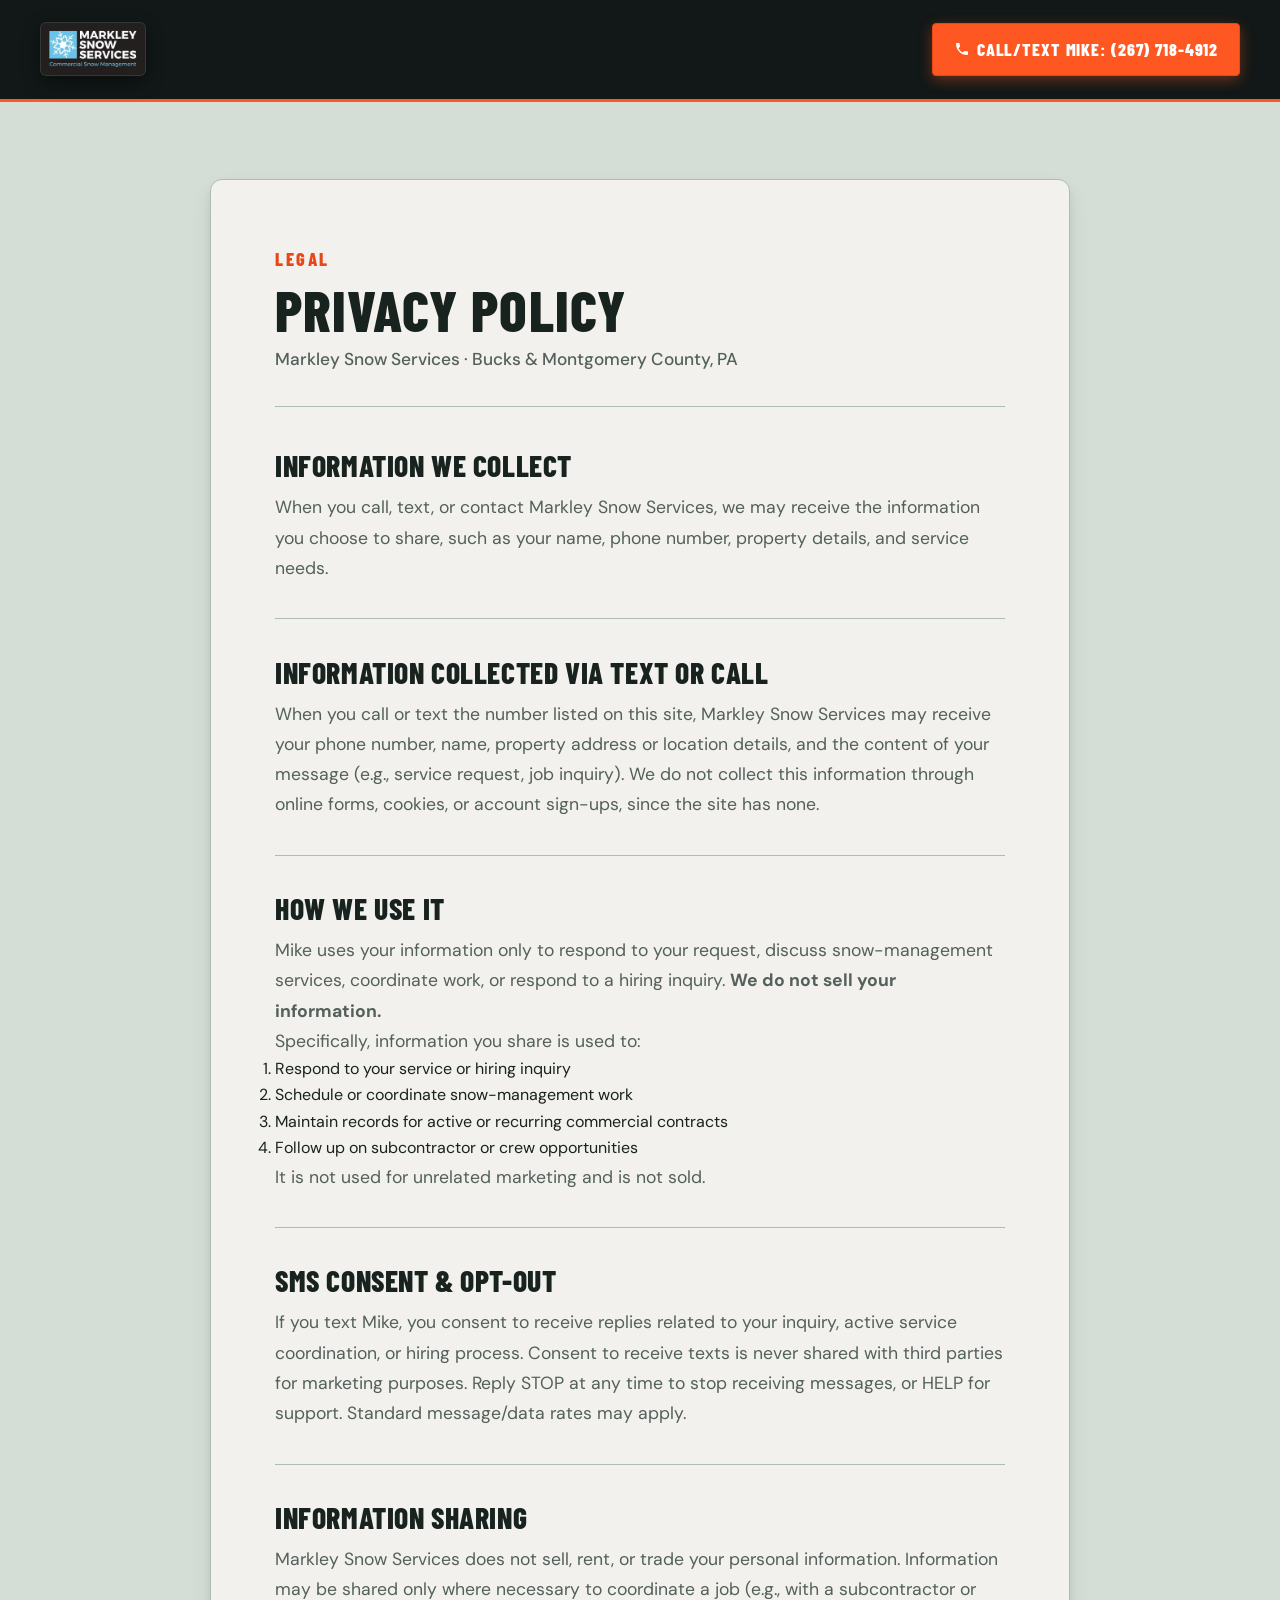
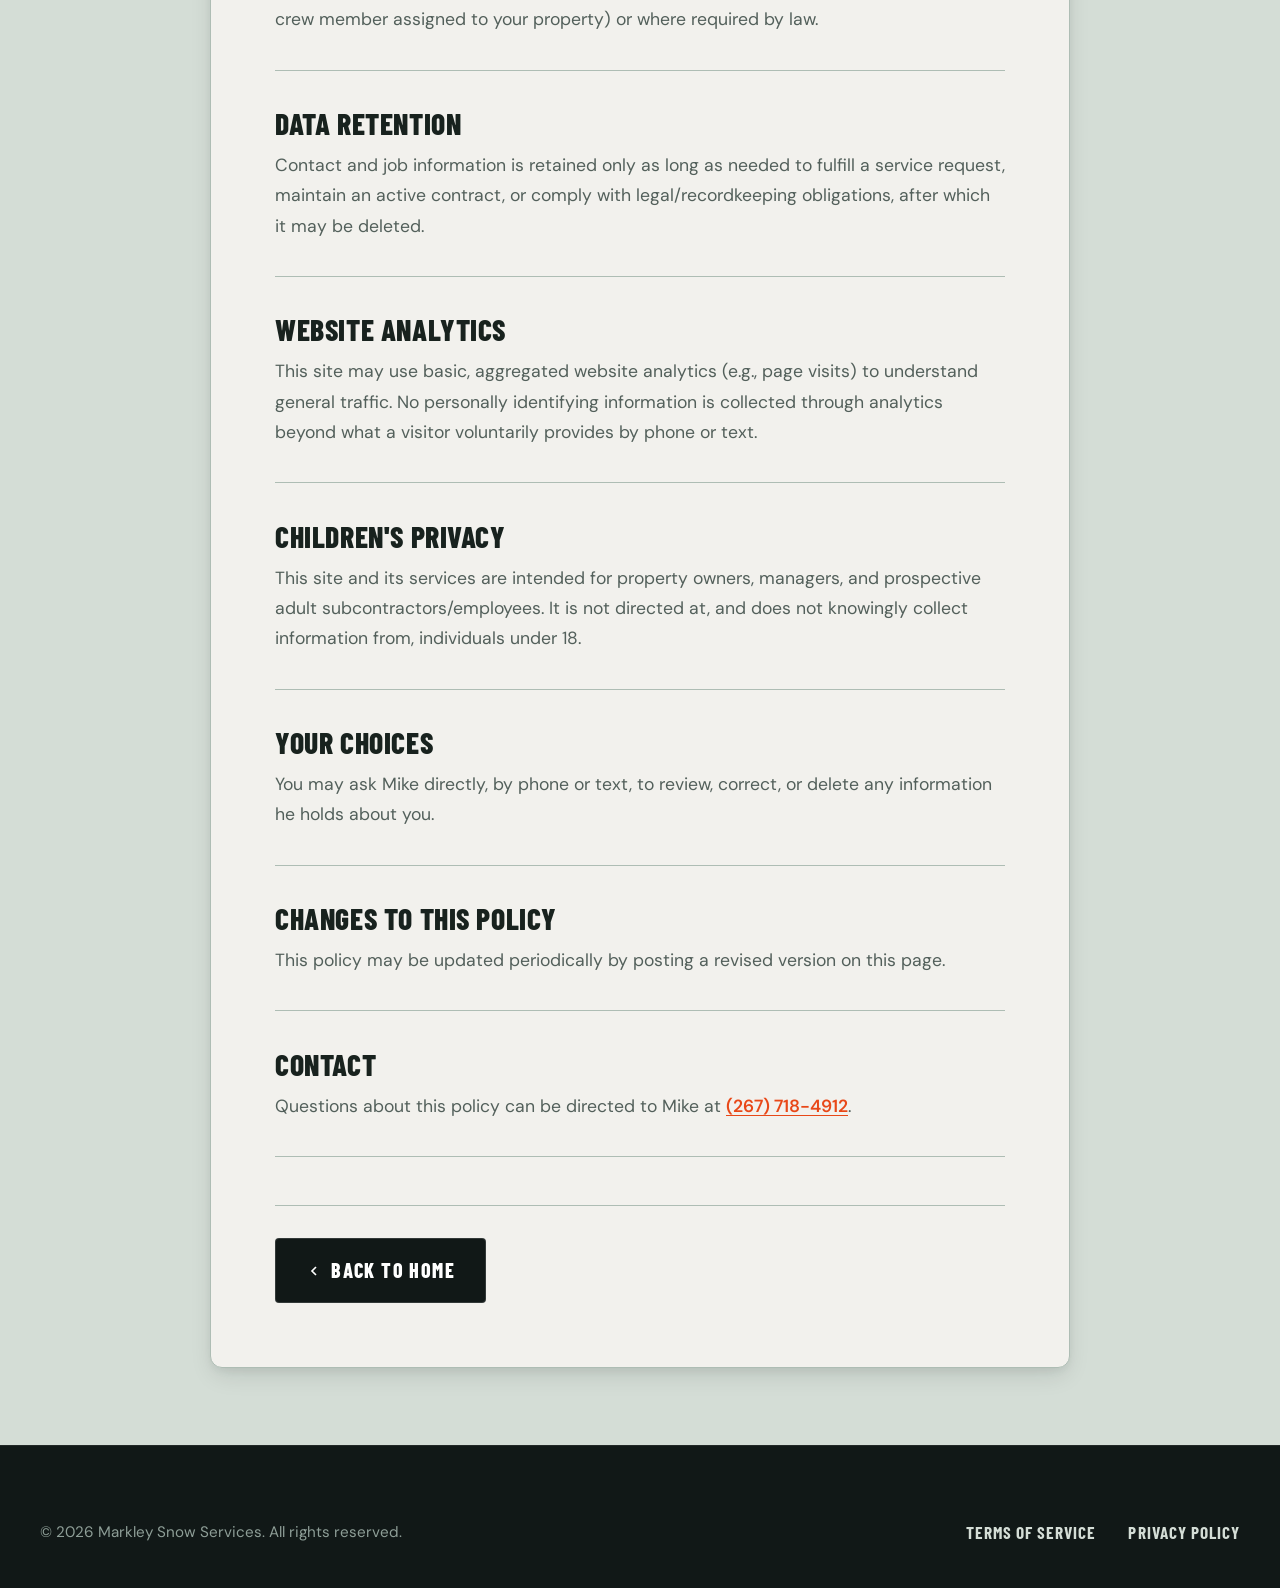
<file: privacy.html>
<!DOCTYPE html>
<html lang="en">
<head>
  <meta charset="UTF-8">
  <meta name="viewport" content="width=device-width, initial-scale=1.0">
  <title>Privacy Policy | Markley Snow Services</title>
  <meta name="description" content="Privacy policy for Markley Snow Services — commercial snow management in Bucks and Montgomery County, PA. We do not sell your information.">
  <link rel="preconnect" href="https://fonts.googleapis.com">
  <link rel="preconnect" href="https://fonts.gstatic.com" crossorigin>
  <link rel="stylesheet" href="css/style.css">
  <link rel="icon" type="image/jpeg" href="logo.jpg">
</head>
<body class="legal-page-wrap">

  <!-- Legal Header -->
  <header class="legal-header" role="banner">
    <div class="container legal-nav-container">
      <a href="index.html" class="brand-logo-wrap" data-testid="brand-home" aria-label="Markley Snow Services — Return to homepage">
        <div class="brand-logo-frame">
          <img src="logo.jpg" alt="Markley Snow Services Logo" class="brand-logo-img" width="180" height="54">
        </div>
      </a>
      <a href="tel:+12677184912" class="nav-cta" aria-label="Call or text Mike at (267) 718-4912">
        <svg width="16" height="16" viewBox="0 0 24 24" fill="currentColor" aria-hidden="true">
          <path d="M6.62 10.79a15.05 15.05 0 006.59 6.59l2.2-2.2c.27-.27.67-.36 1.02-.24 1.12.37 2.33.57 3.57.57.55 0 1 .45 1 1V20c0 .55-.45 1-1 1-9.39 0-17-7.61-17-17 0-.55.45-1 1-1h3.5c.55 0 1 .45 1 1 0 1.25.2 2.45.57 3.57.11.35.03.74-.25 1.02l-2.2 2.2z"/>
        </svg>
        Call/Text Mike: (267) 718-4912
      </a>
    </div>
  </header>

  <main class="legal-content-section" role="main">
    <div class="container">
      <article class="legal-card">
        <div class="legal-eyebrow">Legal</div>
        <h1 class="legal-title">PRIVACY POLICY</h1>
        <p class="legal-subtitle">
          Markley Snow Services · Bucks &amp; Montgomery County, PA
        </p>

        <div class="legal-block">
          <h2>Information We Collect</h2>
          <p>
            When you call, text, or contact Markley Snow Services, we may receive the
            information you choose to share, such as your name, phone number, property
            details, and service needs.
          </p>
        </div>

        <div class="legal-block">
          <h2>Information Collected via Text or Call</h2>
          <p>
            When you call or text the number listed on this site, Markley Snow Services may
            receive your phone number, name, property address or location details, and the
            content of your message (e.g., service request, job inquiry). We do not collect
            this information through online forms, cookies, or account sign-ups, since the
            site has none.
          </p>
        </div>

        <div class="legal-block">
          <h2>How We Use It</h2>
          <p>
            Mike uses your information only to respond to your request, discuss
            snow-management services, coordinate work, or respond to a hiring inquiry.
            <strong>We do not sell your information.</strong>
          </p>
          <p>Specifically, information you share is used to:</p>
          <ol>
            <li>Respond to your service or hiring inquiry</li>
            <li>Schedule or coordinate snow-management work</li>
            <li>Maintain records for active or recurring commercial contracts</li>
            <li>Follow up on subcontractor or crew opportunities</li>
          </ol>
          <p>It is not used for unrelated marketing and is not sold.</p>
        </div>

        <div class="legal-block">
          <h2>SMS Consent &amp; Opt-Out</h2>
          <p>
            If you text Mike, you consent to receive replies related to your inquiry, active
            service coordination, or hiring process. Consent to receive texts is never shared
            with third parties for marketing purposes. Reply STOP at any time to stop receiving
            messages, or HELP for support. Standard message/data rates may apply.
          </p>
        </div>

        <div class="legal-block">
          <h2>Information Sharing</h2>
          <p>
            Markley Snow Services does not sell, rent, or trade your personal information.
            Information may be shared only where necessary to coordinate a job (e.g., with a
            subcontractor or crew member assigned to your property) or where required by law.
          </p>
        </div>

        <div class="legal-block">
          <h2>Data Retention</h2>
          <p>
            Contact and job information is retained only as long as needed to fulfill a service
            request, maintain an active contract, or comply with legal/recordkeeping obligations,
            after which it may be deleted.
          </p>
        </div>

        <div class="legal-block">
          <h2>Website Analytics</h2>
          <p>
            This site may use basic, aggregated website analytics (e.g., page visits) to
            understand general traffic. No personally identifying information is collected
            through analytics beyond what a visitor voluntarily provides by phone or text.
          </p>
        </div>

        <div class="legal-block">
          <h2>Children's Privacy</h2>
          <p>
            This site and its services are intended for property owners, managers, and
            prospective adult subcontractors/employees. It is not directed at, and does not
            knowingly collect information from, individuals under 18.
          </p>
        </div>

        <div class="legal-block">
          <h2>Your Choices</h2>
          <p>
            You may ask Mike directly, by phone or text, to review, correct, or delete any
            information he holds about you.
          </p>
        </div>

        <div class="legal-block">
          <h2>Changes to This Policy</h2>
          <p>
            This policy may be updated periodically by posting a revised version on this page.
          </p>
        </div>

        <div class="legal-block">
          <h2>Contact</h2>
          <p>
            Questions about this policy can be directed to Mike at
            <a href="tel:+12677184912">(267) 718-4912</a>.
          </p>
        </div>

        <div class="legal-back-row">
          <a href="index.html" class="btn btn-dark" data-testid="policy-back-home">
            <svg width="16" height="16" viewBox="0 0 24 24" fill="none" stroke="currentColor" stroke-width="2.5" aria-hidden="true">
              <polyline points="15 18 9 12 15 6"></polyline>
            </svg>
            BACK TO HOME
          </a>
        </div>
      </article>
    </div>
  </main>

  <footer class="site-footer" role="contentinfo">
    <div class="container">
      <div class="footer-bottom-row">
        <p class="footer-copy">&copy; <span id="year">2026</span> Markley Snow Services. All rights reserved.</p>
        <ul class="footer-legal-links" role="list">
          <li role="listitem"><a href="terms.html"   class="footer-legal-link">Terms of Service</a></li>
          <li role="listitem"><a href="privacy.html" class="footer-legal-link">Privacy Policy</a></li>
        </ul>
      </div>
    </div>
  </footer>

  <script>
    const y = document.getElementById('year');
    if (y) y.textContent = new Date().getFullYear();
  </script>
</body>
</html>
</file>
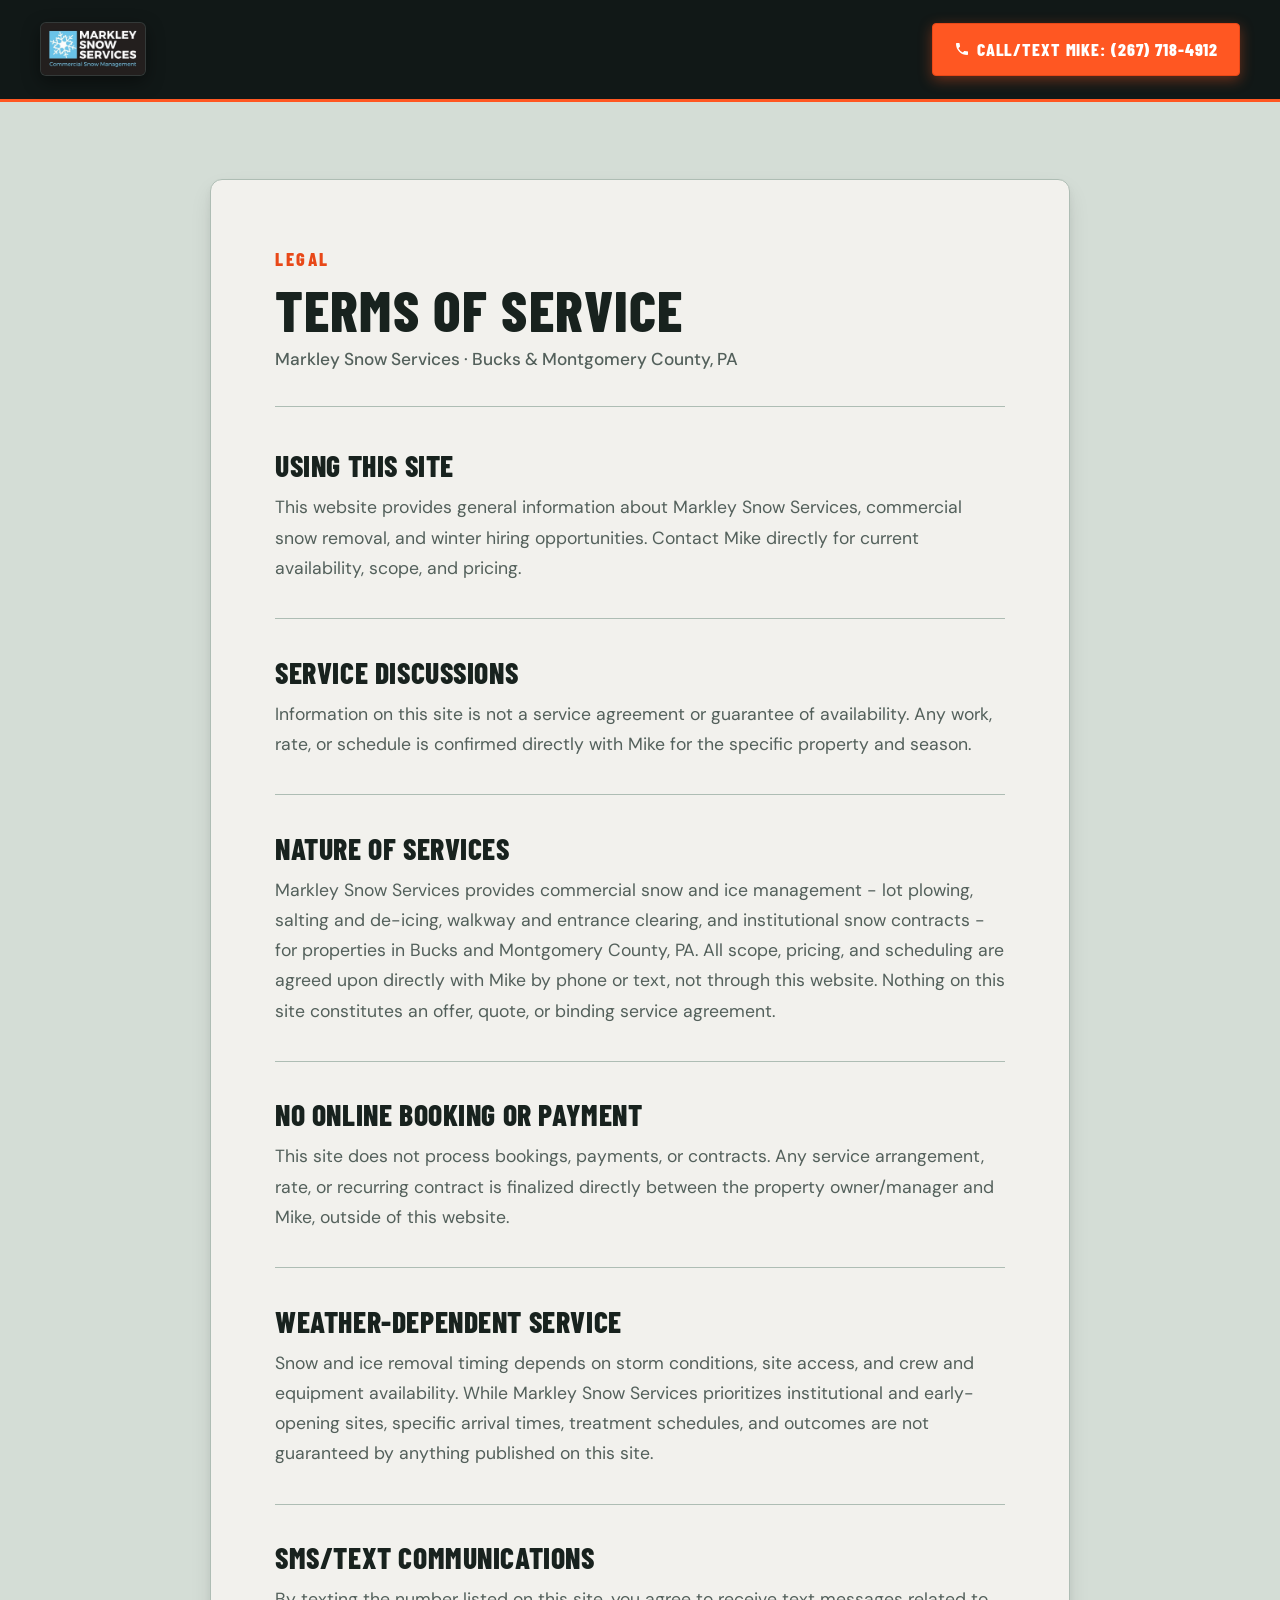
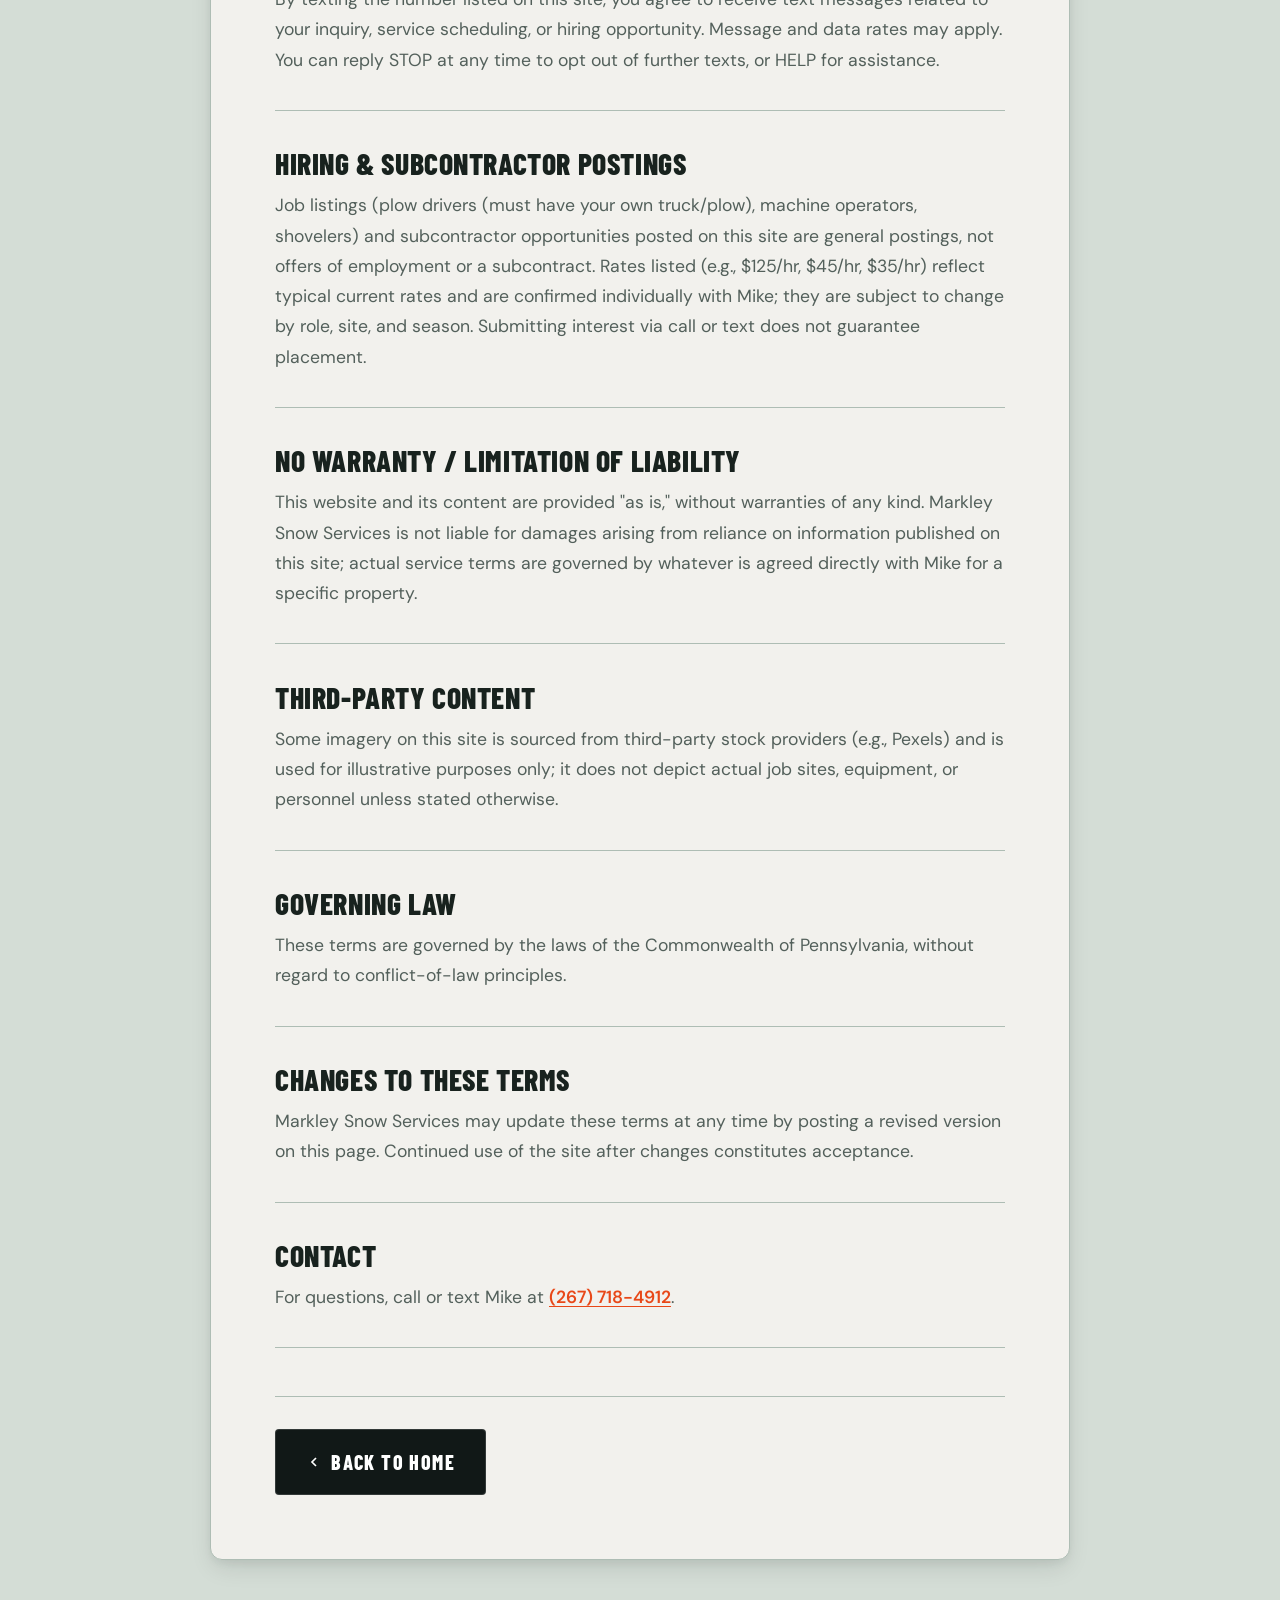
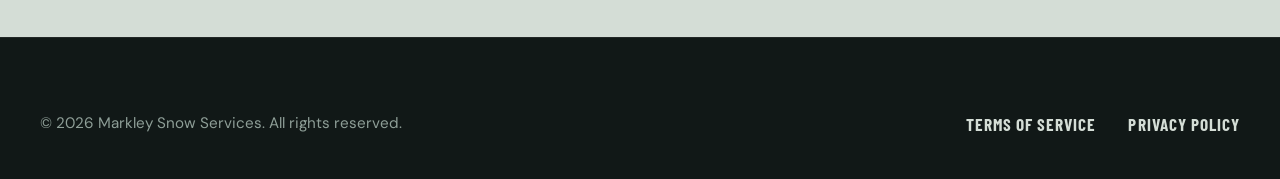
<file: terms.html>
<!DOCTYPE html>
<html lang="en">
<head>
  <meta charset="UTF-8">
  <meta name="viewport" content="width=device-width, initial-scale=1.0">
  <title>Terms of Service | Markley Snow Services</title>
  <meta name="description" content="Terms of service for Markley Snow Services — commercial snow removal and snow management in Bucks and Montgomery County, PA.">
  <link rel="preconnect" href="https://fonts.googleapis.com">
  <link rel="preconnect" href="https://fonts.gstatic.com" crossorigin>
  <link rel="stylesheet" href="css/style.css">
  <link rel="icon" type="image/jpeg" href="logo.jpg">
</head>
<body class="legal-page-wrap">

  <!-- Legal Header -->
  <header class="legal-header" role="banner">
    <div class="container legal-nav-container">
      <a href="index.html" class="brand-logo-wrap" data-testid="brand-home" aria-label="Markley Snow Services — Return to homepage">
        <div class="brand-logo-frame">
          <img src="logo.jpg" alt="Markley Snow Services Logo" class="brand-logo-img" width="180" height="54">
        </div>
      </a>
      <a href="tel:+12677184912" class="nav-cta" aria-label="Call or text Mike at (267) 718-4912">
        <svg width="16" height="16" viewBox="0 0 24 24" fill="currentColor" aria-hidden="true">
          <path d="M6.62 10.79a15.05 15.05 0 006.59 6.59l2.2-2.2c.27-.27.67-.36 1.02-.24 1.12.37 2.33.57 3.57.57.55 0 1 .45 1 1V20c0 .55-.45 1-1 1-9.39 0-17-7.61-17-17 0-.55.45-1 1-1h3.5c.55 0 1 .45 1 1 0 1.25.2 2.45.57 3.57.11.35.03.74-.25 1.02l-2.2 2.2z"/>
        </svg>
        Call/Text Mike: (267) 718-4912
      </a>
    </div>
  </header>

  <main class="legal-content-section" role="main">
    <div class="container">
      <article class="legal-card">
        <div class="legal-eyebrow">Legal</div>
        <h1 class="legal-title">TERMS OF SERVICE</h1>
        <p class="legal-subtitle">
          Markley Snow Services · Bucks &amp; Montgomery County, PA
        </p>

        <div class="legal-block">
          <h2>Using This Site</h2>
          <p>
            This website provides general information about Markley Snow Services, commercial
            snow removal, and winter hiring opportunities. Contact Mike directly for current
            availability, scope, and pricing.
          </p>
        </div>

        <div class="legal-block">
          <h2>Service Discussions</h2>
          <p>
            Information on this site is not a service agreement or guarantee of availability.
            Any work, rate, or schedule is confirmed directly with Mike for the specific
            property and season.
          </p>
        </div>

        <div class="legal-block">
          <h2>Nature of Services</h2>
          <p>
            Markley Snow Services provides commercial snow and ice management - lot plowing,
            salting and de-icing, walkway and entrance clearing, and institutional snow
            contracts - for properties in Bucks and Montgomery County, PA. All scope, pricing,
            and scheduling are agreed upon directly with Mike by phone or text, not through this
            website. Nothing on this site constitutes an offer, quote, or binding service
            agreement.
          </p>
        </div>

        <div class="legal-block">
          <h2>No Online Booking or Payment</h2>
          <p>
            This site does not process bookings, payments, or contracts. Any service arrangement,
            rate, or recurring contract is finalized directly between the property owner/manager
            and Mike, outside of this website.
          </p>
        </div>

        <div class="legal-block">
          <h2>Weather-Dependent Service</h2>
          <p>
            Snow and ice removal timing depends on storm conditions, site access, and crew and
            equipment availability. While Markley Snow Services prioritizes institutional and
            early-opening sites, specific arrival times, treatment schedules, and outcomes are
            not guaranteed by anything published on this site.
          </p>
        </div>

        <div class="legal-block">
          <h2>SMS/Text Communications</h2>
          <p>
            By texting the number listed on this site, you agree to receive text messages related
            to your inquiry, service scheduling, or hiring opportunity. Message and data rates may
            apply. You can reply STOP at any time to opt out of further texts, or HELP for
            assistance.
          </p>
        </div>

        <div class="legal-block">
          <h2>Hiring &amp; Subcontractor Postings</h2>
          <p>
            Job listings (plow drivers (must have your own truck/plow), machine operators, shovelers) and subcontractor
            opportunities posted on this site are general postings, not offers of employment or
            a subcontract. Rates listed (e.g., $125/hr, $45/hr, $35/hr) reflect typical current
            rates and are confirmed individually with Mike; they are subject to change by role,
            site, and season. Submitting interest via call or text does not guarantee placement.
          </p>
        </div>

        <div class="legal-block">
          <h2>No Warranty / Limitation of Liability</h2>
          <p>
            This website and its content are provided "as is," without warranties of any kind.
            Markley Snow Services is not liable for damages arising from reliance on information
            published on this site; actual service terms are governed by whatever is agreed
            directly with Mike for a specific property.
          </p>
        </div>

        <div class="legal-block">
          <h2>Third-Party Content</h2>
          <p>
            Some imagery on this site is sourced from third-party stock providers (e.g., Pexels)
            and is used for illustrative purposes only; it does not depict actual job sites,
            equipment, or personnel unless stated otherwise.
          </p>
        </div>

        <div class="legal-block">
          <h2>Governing Law</h2>
          <p>
            These terms are governed by the laws of the Commonwealth of Pennsylvania, without
            regard to conflict-of-law principles.
          </p>
        </div>

        <div class="legal-block">
          <h2>Changes to These Terms</h2>
          <p>
            Markley Snow Services may update these terms at any time by posting a revised version
            on this page. Continued use of the site after changes constitutes acceptance.
          </p>
        </div>

        <div class="legal-block">
          <h2>Contact</h2>
          <p>
            For questions, call or text Mike at
            <a href="tel:+12677184912">(267) 718-4912</a>.
          </p>
        </div>

        <div class="legal-back-row">
          <a href="index.html" class="btn btn-dark" data-testid="policy-back-home">
            <svg width="16" height="16" viewBox="0 0 24 24" fill="none" stroke="currentColor" stroke-width="2.5" aria-hidden="true">
              <polyline points="15 18 9 12 15 6"></polyline>
            </svg>
            BACK TO HOME
          </a>
        </div>
      </article>
    </div>
  </main>

  <footer class="site-footer" role="contentinfo">
    <div class="container">
      <div class="footer-bottom-row">
        <p class="footer-copy">&copy; <span id="year">2026</span> Markley Snow Services. All rights reserved.</p>
        <ul class="footer-legal-links" role="list">
          <li role="listitem"><a href="terms.html"   class="footer-legal-link">Terms of Service</a></li>
          <li role="listitem"><a href="privacy.html" class="footer-legal-link">Privacy Policy</a></li>
        </ul>
      </div>
    </div>
  </footer>

  <script>
    const y = document.getElementById('year');
    if (y) y.textContent = new Date().getFullYear();
  </script>
</body>
</html>
</file>
<file: css/style.css>
/* ==========================================================================
   MARKLEY SNOW SERVICES — PREMIUM COMMERCIAL SNOW MANAGEMENT STYLESHEET
   Design System: Pale Sage, Charcoal Operational, High-Vis Orange, 3D Layers
   Revised & Completed: Full contrast guarantee, scroll animations, 3D depth
   ========================================================================== */

@import url('https://fonts.googleapis.com/css2?family=Barlow+Condensed:ital,wght@0,400;0,600;0,700;0,800;0,900;1,700;1,800&family=DM+Sans:ital,opsz,wght@0,9..40,400;0,9..40,500;0,9..40,600;0,9..40,700;1,9..40,400&display=swap');

/* ==========================================================================
   CSS CUSTOM PROPERTIES — DESIGN TOKENS
   ========================================================================== */
:root {
  /* Brand Colors */
  --sage:            #D4DDD6;
  --sage-light:      #E3E9E4;
  --sage-dark:       #B9C6BD;
  --sage-xdark:      #9BADA5;
  --orange:          #FF5722;
  --orange-dark:     #E84818;
  --orange-glow:     rgba(255, 87, 34, 0.38);
  --deep-green:      #18221E;
  --charcoal:        #111817;
  --charcoal-mid:    #17211E;
  --charcoal-light:  #1F2C27;
  --blue-snow:       #79C8E9;
  --blue-glow:       rgba(121, 200, 233, 0.28);
  --paper:           #F2F1ED;
  --muted:           #53605B;
  --muted-light:     #8E9E97;
  --border:          #AEBDB4;
  --border-dark:     rgba(255, 255, 255, 0.12);
  --white:           #FFFFFF;

  /* Typography Stacks */
  --font-heading: 'Barlow Condensed', 'Arial Narrow', Arial, sans-serif;
  --font-body:    'DM Sans', -apple-system, BlinkMacSystemFont, 'Segoe UI', sans-serif;

  /* Shadow Tokens */
  --shadow-sm:        0 2px 8px rgba(17, 24, 23, 0.07);
  --shadow-md:        0 10px 24px -4px rgba(17, 24, 23, 0.12), 0 4px 10px -2px rgba(17, 24, 23, 0.07);
  --shadow-3d:        0 22px 44px rgba(24, 34, 30, 0.2), 0 8px 16px rgba(17, 24, 23, 0.1);
  --shadow-3d-orange: 0 20px 40px rgba(255, 87, 34, 0.28), 0 6px 14px rgba(232, 72, 24, 0.2);
  --shadow-3d-dark:   0 28px 56px rgba(0, 0, 0, 0.48), 0 12px 24px rgba(0, 0, 0, 0.28);

  /* Easing */
  --ease-out-expo: cubic-bezier(0.16, 1, 0.3, 1);
  --ease-in-out:   cubic-bezier(0.45, 0, 0.15, 1);
  --transition-fast:   180ms var(--ease-out-expo);
  --transition-smooth: 280ms var(--ease-out-expo);
  --transition-slow:   500ms var(--ease-out-expo);

  /* Layout */
  --container-max:  1300px;
  --header-height:  84px;
  --section-pad-v:  clamp(5rem, 8vw, 7.5rem);
}

/* ==========================================================================
   RESET & BASE
   ========================================================================== */
*, *::before, *::after {
  box-sizing: border-box;
  margin: 0;
  padding: 0;
}

html {
  font-size: 16px;
  scroll-behavior: smooth;
  -webkit-text-size-adjust: 100%;
}

body {
  font-family: var(--font-body);
  background-color: var(--sage);
  color: var(--deep-green);
  line-height: 1.65;
  overflow-x: hidden;
  -webkit-font-smoothing: antialiased;
  -moz-osx-font-smoothing: grayscale;
}

/* Lock body scroll when popup is open */
body.popup-open {
  overflow: hidden;
}

.container {
  width: 100%;
  max-width: var(--container-max);
  margin: 0 auto;
  padding-left:  clamp(1.2rem, 4vw, 2.5rem);
  padding-right: clamp(1.2rem, 4vw, 2.5rem);
}

/* Typography base — CONTRAST GUARANTEE */
h1, h2, h3, h4, h5 {
  font-family: var(--font-heading);
  text-transform: uppercase;
  letter-spacing: 0.02em;
  font-weight: 800;
  line-height: 0.95;
}

p { line-height: 1.68; }

a { color: inherit; text-decoration: none; }

img { max-width: 100%; height: auto; display: block; }

button { font-family: inherit; cursor: pointer; border: none; background: none; }

/* Keyboard focus visible ring */
:focus-visible {
  outline: 3px solid var(--orange);
  outline-offset: 3px;
  border-radius: 3px;
}

/* ==========================================================================
   SCROLL-DRIVEN ENTRANCE ANIMATIONS
   ========================================================================== */
.reveal {
  opacity: 0;
  transform: translateY(32px);
  transition: opacity 0.7s var(--ease-out-expo), transform 0.7s var(--ease-out-expo);
}

.reveal.visible {
  opacity: 1;
  transform: translateY(0);
}

.reveal-delay-1 { transition-delay: 0.1s; }
.reveal-delay-2 { transition-delay: 0.2s; }
.reveal-delay-3 { transition-delay: 0.3s; }
.reveal-delay-4 { transition-delay: 0.4s; }

/* ==========================================================================
   BUTTONS & CTAs
   ========================================================================== */
.btn {
  display: inline-flex;
  align-items: center;
  justify-content: center;
  gap: 0.55rem;
  font-family: var(--font-heading);
  font-size: 1.25rem;
  font-weight: 800;
  letter-spacing: 0.07em;
  text-transform: uppercase;
  padding: 0.95rem 1.9rem;
  border-radius: 4px;
  position: relative;
  overflow: hidden;
  text-align: center;
  white-space: nowrap;
  user-select: none;
  cursor: pointer;
  transition:
    transform     var(--transition-fast),
    box-shadow    var(--transition-fast),
    background    var(--transition-fast),
    color         var(--transition-fast),
    border-color  var(--transition-fast);
}

/* Sheen sweep */
.btn::before {
  content: '';
  position: absolute;
  top: 0; left: -120%;
  width: 60%; height: 100%;
  background: linear-gradient(90deg, transparent, rgba(255,255,255,0.22), transparent);
  transform: skewX(-20deg);
  transition: left 0.7s ease;
  pointer-events: none;
}
.btn:hover::before { left: 160%; }

.btn-primary {
  background: var(--orange);
  color: var(--white);
  border: 1.5px solid var(--orange-dark);
  box-shadow: 0 4px 14px var(--orange-glow);
}
.btn-primary:hover {
  background: var(--orange-dark);
  transform: translateY(-3px);
  box-shadow: var(--shadow-3d-orange);
}

.btn-secondary {
  background: transparent;
  color: var(--white);
  border: 2px solid rgba(255,255,255,0.78);
  backdrop-filter: blur(10px);
}
.btn-secondary:hover {
  background: rgba(255,255,255,0.12);
  border-color: var(--white);
  transform: translateY(-3px);
  box-shadow: 0 8px 22px rgba(0,0,0,0.28);
}

.btn-dark {
  background: var(--charcoal);
  color: var(--white);
  border: 1.5px solid rgba(255,255,255,0.14);
}
.btn-dark:hover {
  background: var(--charcoal-light);
  border-color: var(--orange);
  transform: translateY(-3px);
  box-shadow: 0 8px 24px rgba(17,24,23,0.32);
}

.btn-white {
  background: var(--white);
  color: var(--deep-green);
  border: 1.5px solid var(--white);
}
.btn-white:hover {
  background: var(--paper);
  color: var(--orange-dark);
  transform: translateY(-3px);
  box-shadow: 0 8px 24px rgba(0,0,0,0.22);
}

/* ==========================================================================
   NAVIGATION BAR — STICKY, GLASSMORPHIC, 3D LOGO
   ========================================================================== */
.site-nav {
  position: fixed;
  top: 0; left: 0; right: 0;
  z-index: 1000;
  height: var(--header-height);
  display: flex;
  align-items: center;
  background: rgba(17, 24, 23, 0.72);
  backdrop-filter: blur(16px) saturate(160%);
  -webkit-backdrop-filter: blur(16px) saturate(160%);
  border-bottom: 1px solid rgba(255,255,255,0.1);
  transition:
    background     var(--transition-smooth),
    border-color   var(--transition-smooth),
    box-shadow     var(--transition-smooth);
}

.site-nav.scrolled {
  background: rgba(17, 24, 23, 0.95);
  border-bottom-color: rgba(255, 87, 34, 0.28);
  box-shadow: 0 8px 32px rgba(0,0,0,0.38);
}

.nav-container {
  display: flex;
  align-items: center;
  justify-content: space-between;
  width: 100%;
  gap: 1.5rem;
}

/* 3D interactive logo */
.brand-logo-wrap {
  display: flex;
  align-items: center;
  text-decoration: none;
  flex-shrink: 0;
}

.brand-logo-frame {
  height: 54px;
  display: flex;
  align-items: center;
  border-radius: 6px;
  overflow: hidden;
  background: var(--charcoal);
  border: 1.5px solid rgba(255,255,255,0.14);
  box-shadow: 0 6px 18px rgba(0,0,0,0.42), inset 0 1px 2px rgba(255,255,255,0.18);
  transition:
    transform      var(--transition-fast),
    box-shadow     var(--transition-fast),
    border-color   var(--transition-fast);
  transform-style: preserve-3d;
  will-change: transform;
}

.brand-logo-wrap:hover .brand-logo-frame {
  border-color: var(--orange);
  box-shadow: 0 10px 28px rgba(255,87,34,0.38), inset 0 1px 2px rgba(255,255,255,0.24);
}

.brand-logo-img {
  height: 100%;
  width: auto;
  object-fit: contain;
  display: block;
  pointer-events: none;
}

/* Desktop nav links */
.nav-menu {
  display: flex;
  align-items: center;
  gap: clamp(1rem, 2vw, 2.2rem);
  list-style: none;
}

.nav-link {
  font-family: var(--font-heading);
  font-size: 1.12rem;
  font-weight: 700;
  letter-spacing: 0.06em;
  text-transform: uppercase;
  color: rgba(255,255,255,0.88);
  padding: 0.4rem 0.1rem;
  position: relative;
  transition: color var(--transition-fast);
  white-space: nowrap;
}

.nav-link::after {
  content: '';
  position: absolute;
  bottom: -2px; left: 0;
  width: 0; height: 2px;
  background: var(--orange);
  transition: width var(--transition-fast);
  border-radius: 1px;
}

.nav-link:hover { color: var(--white); }
.nav-link:hover::after { width: 100%; }

/* Nav CTA Button */
.nav-cta {
  font-family: var(--font-heading);
  font-size: 1.1rem;
  font-weight: 800;
  letter-spacing: 0.05em;
  text-transform: uppercase;
  background: var(--orange);
  color: var(--white);
  padding: 0.68rem 1.3rem;
  border-radius: 4px;
  border: 1.5px solid var(--orange-dark);
  box-shadow: 0 4px 14px var(--orange-glow);
  display: inline-flex;
  align-items: center;
  gap: 0.45rem;
  white-space: nowrap;
  flex-shrink: 0;
  transition:
    transform     var(--transition-fast),
    background    var(--transition-fast),
    box-shadow    var(--transition-fast);
}

.nav-cta:hover {
  background: var(--orange-dark);
  transform: translateY(-2px);
  box-shadow: 0 7px 20px rgba(255,87,34,0.42);
}

.nav-phone-icon {
  width: 16px; height: 16px;
  fill: currentColor;
  flex-shrink: 0;
}

/* Hamburger */
.mobile-menu-btn {
  display: none;
  width: 46px; height: 46px;
  align-items: center; justify-content: center;
  padding: 9px;
  border-radius: 6px;
  border: 1.5px solid rgba(255,255,255,0.18);
  cursor: pointer;
  flex-shrink: 0;
  transition: border-color var(--transition-fast), background var(--transition-fast);
}

.mobile-menu-btn:hover {
  background: rgba(255,255,255,0.1);
  border-color: rgba(255,255,255,0.35);
}

.mobile-menu-btn svg {
  width: 24px; height: 24px;
  stroke: var(--white);
  stroke-width: 2.5;
  stroke-linecap: round;
  transition: transform var(--transition-fast), opacity var(--transition-fast);
}

/* icon cross state */
.mobile-menu-btn.open .hamburger-icon { display: none; }
.mobile-menu-btn.open .close-icon { display: block; }
.mobile-menu-btn .close-icon { display: none; }

/* Mobile Drawer — uses clip-path for smooth animation */
.mobile-nav-drawer {
  position: fixed;
  top: var(--header-height); left: 0; right: 0;
  background: rgba(17, 24, 23, 0.98);
  backdrop-filter: blur(20px);
  border-bottom: 2px solid var(--orange);
  padding: 1.5rem clamp(1.2rem, 4vw, 2.5rem) 2rem;
  display: flex;
  flex-direction: column;
  gap: 0.4rem;
  box-shadow: 0 20px 40px rgba(0,0,0,0.55);
  z-index: 998;
  pointer-events: none;
  max-height: calc(100vh - var(--header-height));
  overflow-y: auto;
  clip-path: inset(0 0 100% 0);
  transition: clip-path 0.36s var(--ease-out-expo), box-shadow var(--transition-smooth);
}

.mobile-nav-drawer.open {
  pointer-events: auto;
  clip-path: inset(0 0 0% 0);
}

.mobile-nav-drawer .nav-link {
  font-size: 1.45rem;
  padding: 0.85rem 0;
  border-bottom: 1px solid rgba(255,255,255,0.07);
  display: block;
  color: rgba(255,255,255,0.9);
  font-weight: 700;
}

.mobile-nav-drawer .nav-link:hover {
  color: var(--white);
  padding-left: 0.4rem;
}

.mobile-nav-drawer .nav-cta {
  margin-top: 0.8rem;
  justify-content: center;
  padding: 1rem;
  font-size: 1.2rem;
  text-align: center;
}

/* ==========================================================================
   HERO — FULL VIEWPORT, HIGH CONTRAST, 3D PARALLAX
   ========================================================================== */
.hero-section {
  position: relative;
  min-height: 100vh;
  display: flex;
  align-items: center;
  padding-top:    calc(var(--header-height) + 4rem);
  padding-bottom: 5.5rem;
  background: var(--charcoal);
  overflow: hidden;
}

.hero-bg-wrapper {
  position: absolute;
  top: -5%; left: -5%;
  width: 110%; height: 110%;
  z-index: 1;
  will-change: transform;
  pointer-events: none;
  transform: scale(1.02);
  transition: transform 0.1s linear;
}

.hero-bg-img {
  width: 100%; height: 100%;
  object-fit: cover;
  object-position: 65% center;
  filter: brightness(0.82) contrast(1.08) saturate(0.85);
}

/* Directional overlay: heavy on left (text), revealing truck on right */
.hero-overlay {
  position: absolute; inset: 0; z-index: 2;
  background: linear-gradient(
    95deg,
    rgba(17, 24, 23, 0.98)  0%,
    rgba(17, 24, 23, 0.95) 30%,
    rgba(17, 24, 23, 0.82) 52%,
    rgba(17, 24, 23, 0.52) 72%,
    rgba(17, 24, 23, 0.32) 100%
  );
  pointer-events: none;
}

/* Vignette bottom */
.hero-bottom-fade {
  position: absolute; bottom: 0; left: 0; right: 0;
  height: 100px; z-index: 3;
  background: linear-gradient(to top, var(--charcoal), transparent);
  pointer-events: none;
}

/* Noise texture layer for depth */
.hero-section::before {
  content: '';
  position: absolute; inset: 0; z-index: 2;
  background-image: url("data:image/svg+xml,%3Csvg viewBox='0 0 256 256' xmlns='http://www.w3.org/2000/svg'%3E%3Cfilter id='noise'%3E%3CfeTurbulence type='fractalNoise' baseFrequency='0.9' numOctaves='4' stitchTiles='stitch'/%3E%3C/filter%3E%3Crect width='100%25' height='100%25' filter='url(%23noise)' opacity='0.04'/%3E%3C/svg%3E");
  background-size: 180px;
  opacity: 0.04;
  pointer-events: none;
}

.hero-container {
  position: relative; z-index: 4;
  display: grid;
  grid-template-columns: 1.3fr 0.7fr;
  align-items: center;
  gap: clamp(2rem, 4vw, 4rem);
}

.hero-content { max-width: 700px; }

/* Eyebrow Label */
.hero-eyebrow {
  display: inline-flex;
  align-items: center;
  gap: 0.55rem;
  font-family: var(--font-heading);
  font-size: 1.1rem;
  font-weight: 700;
  letter-spacing: 0.14em;
  text-transform: uppercase;
  color: var(--sage-light);
  background: rgba(255,255,255,0.07);
  border-left: 3px solid var(--orange);
  padding: 0.5rem 1rem;
  border-radius: 0 4px 4px 0;
  margin-bottom: 1.4rem;
  backdrop-filter: blur(8px);
}

/* Giant heading */
.hero-title {
  font-size: clamp(3rem, 6vw, 5.6rem);
  color: var(--white);
  line-height: 0.92;
  margin-bottom: 1.6rem;
  text-shadow: 0 4px 20px rgba(0,0,0,0.65);
}

.hero-title .title-white { display: block; color: var(--white); }

.hero-title .title-blue {
  display: block;
  color: var(--blue-snow);
  text-shadow: 0 0 30px rgba(121, 200, 233, 0.5);
}

/* Hero description — forced readability */
.hero-description {
  font-size: clamp(1.12rem, 1.4vw, 1.32rem);
  color: var(--sage-light);
  max-width: 580px;
  margin-bottom: 2.2rem;
  line-height: 1.58;
  font-weight: 400;
  text-shadow: 0 2px 10px rgba(0,0,0,0.75);
}

.hero-actions {
  display: flex;
  flex-wrap: wrap;
  align-items: center;
  gap: 1.2rem;
  margin-bottom: 2.8rem;
}

.hero-actions .btn {
  padding: 1.1rem 2.4rem;
  font-size: 1.38rem;
  min-width: 160px;
}

/* Proof points */
.hero-proof-list {
  display: flex;
  flex-wrap: wrap;
  gap: clamp(0.8rem, 2vw, 1.8rem);
  list-style: none;
}

.hero-proof-item {
  display: flex;
  align-items: center;
  gap: 0.5rem;
  font-family: var(--font-heading);
  font-size: 1.12rem;
  font-weight: 700;
  letter-spacing: 0.06em;
  text-transform: uppercase;
  color: var(--paper);
  text-shadow: 0 1px 6px rgba(0,0,0,0.7);
}

.hero-proof-check {
  color: var(--orange);
  font-size: 1.25rem;
  font-weight: 900;
  text-shadow: 0 0 10px var(--orange-glow);
}

/* ─── DEPLOYED BADGE — 3D depth + float animation ─── */
.hero-stamp-wrap {
  display: flex;
  justify-content: center;
  align-items: center;
  perspective: 900px;
  perspective-origin: center center;
}

.hero-stamp-badge {
  width: 200px; height: 200px;
  border-radius: 50%;
  background:
    radial-gradient(circle at 32% 28%, #2C3E38 0%, #1A2822 50%, var(--charcoal) 100%);
  border: 3px solid var(--orange);
  box-shadow:
    0 18px 40px rgba(0,0,0,0.55),
    0 0 28px var(--orange-glow),
    inset 0 3px 6px rgba(255,255,255,0.22),
    inset 0 -2px 4px rgba(0,0,0,0.4);
  display: flex;
  flex-direction: column;
  align-items: center;
  justify-content: center;
  text-align: center;
  padding: 1rem;
  position: relative;
  transform: rotate(-8deg);
  animation: badgeFloat 5s ease-in-out infinite alternate;
  transform-style: preserve-3d;
  cursor: default;
  user-select: none;
  will-change: transform;
  transition: box-shadow var(--transition-smooth);
}

.hero-stamp-badge:hover {
  box-shadow:
    0 26px 55px rgba(255,87,34,0.45),
    0 0 40px var(--orange-glow),
    inset 0 3px 6px rgba(255,255,255,0.3);
}

.hero-stamp-inner-ring {
  position: absolute; inset: 9px;
  border-radius: 50%;
  border: 1px dashed rgba(255,255,255,0.3);
  pointer-events: none;
}

.hero-stamp-inner-ring-2 {
  position: absolute; inset: 18px;
  border-radius: 50%;
  border: 1px solid rgba(255,87,34,0.2);
  pointer-events: none;
}

.hero-stamp-top {
  font-family: var(--font-heading);
  font-size: 1.42rem;
  font-weight: 800;
  letter-spacing: 0.12em;
  line-height: 1;
  color: var(--sage-light);
  text-transform: uppercase;
}

.hero-stamp-sub {
  font-family: var(--font-heading);
  font-size: 0.85rem;
  font-weight: 700;
  letter-spacing: 0.1em;
  color: rgba(255,255,255,0.5);
  text-transform: uppercase;
  margin-top: 0.2rem;
}

.hero-stamp-divider {
  width: 30px; height: 1px;
  background: linear-gradient(to right, transparent, var(--orange), transparent);
  margin: 0.55rem 0;
}

.hero-stamp-bottom {
  font-family: var(--font-heading);
  font-size: 1.9rem;
  font-weight: 900;
  letter-spacing: 0.05em;
  line-height: 1;
  color: var(--orange);
  text-shadow: 0 0 16px var(--orange-glow);
}

@keyframes badgeFloat {
  0%   { transform: translateY(0px)   rotate(-8deg)  rotateX(4deg); }
  100% { transform: translateY(-16px) rotate(-4deg)  rotateX(8deg); }
}

/* ==========================================================================
   CLIENT STRIP — HIGH-VIS ORANGE
   ========================================================================== */
.client-strip {
  background: var(--orange);
  color: var(--white);
  padding: 1.35rem 0;
  position: relative; z-index: 10;
  box-shadow: 0 6px 22px rgba(232,72,24,0.3), 0 -1px 0 rgba(255,255,255,0.1);
}

.client-strip-container {
  display: flex;
  align-items: center;
  justify-content: space-between;
  flex-wrap: wrap;
  gap: 1rem;
}

.client-strip-lead {
  font-family: var(--font-heading);
  font-size: clamp(1.25rem, 1.8vw, 1.75rem);
  font-weight: 900;
  letter-spacing: 0.07em;
  text-transform: uppercase;
  color: var(--white);
  display: flex;
  align-items: center;
  gap: 0.7rem;
  flex-shrink: 0;
}

.client-strip-lead svg {
  width: 22px; height: 22px;
  fill: none;
  stroke: currentColor;
  stroke-width: 2;
  flex-shrink: 0;
}

.client-strip-types {
  display: flex;
  align-items: center;
  flex-wrap: wrap;
  gap: clamp(0.8rem, 2vw, 2.2rem);
  list-style: none;
}

.client-type-item {
  font-family: var(--font-heading);
  font-size: clamp(1.1rem, 1.35vw, 1.3rem);
  font-weight: 800;
  letter-spacing: 0.09em;
  text-transform: uppercase;
  color: var(--white);
  display: flex;
  align-items: center;
  gap: clamp(0.6rem, 1.5vw, 1.8rem);
}

.client-type-item:not(:last-child)::after {
  content: '·';
  color: rgba(255,255,255,0.55);
  font-size: 1.5rem;
  font-weight: 900;
  line-height: 1;
}

/* ==========================================================================
   SECTION HEADER UTILITIES
   ========================================================================== */
.section-header-wrap {
  margin-bottom: clamp(2.5rem, 5vw, 4rem);
}

.section-subtitle {
  font-family: var(--font-heading);
  font-size: 1.2rem;
  font-weight: 800;
  letter-spacing: 0.16em;
  color: var(--orange-dark);
  text-transform: uppercase;
  margin-bottom: 0.5rem;
  display: inline-block;
}

.section-title {
  font-size: clamp(2.5rem, 4.5vw, 4.2rem);
  color: var(--deep-green);
  line-height: 0.95;
  margin-bottom: 1.2rem;
}

.section-title .text-orange { color: var(--orange-dark); }

.section-description {
  max-width: 660px;
  font-size: clamp(1.05rem, 1.2vw, 1.2rem);
  color: var(--muted);
  font-weight: 500;
  line-height: 1.7;
}

/* ==========================================================================
   SERVICES SECTION — PALE SAGE, 3D SPECULAR CARDS
   ========================================================================== */
.services-section {
  background: var(--sage);
  padding: var(--section-pad-v) 0;
  position: relative;
}

/* subtle top pattern */
.services-section::before {
  content: '';
  position: absolute;
  top: 0; left: 0; right: 0;
  height: 6px;
  background: linear-gradient(90deg, var(--orange), var(--orange-dark) 50%, var(--blue-snow));
}

/* 3D grid with perspective context */
.services-grid {
  perspective: 1400px;
  display: grid;
  grid-template-columns: repeat(4, 1fr);
  gap: clamp(1rem, 2vw, 1.8rem);
}

/* Service Card */
.service-card {
  background: var(--paper);
  border: 1.5px solid var(--border);
  border-radius: 8px;
  padding: 2.2rem 1.8rem 2rem;
  display: flex;
  flex-direction: column;
  min-height: 330px;
  position: relative;
  overflow: hidden;
  transform-style: preserve-3d;
  transition:
    transform     var(--transition-smooth),
    box-shadow    var(--transition-smooth),
    border-color  var(--transition-smooth);
  box-shadow: var(--shadow-sm);
  will-change: transform;
}

/* Glare overlay */
.card-glare {
  position: absolute; inset: 0;
  border-radius: 8px;
  background: radial-gradient(circle at 50% 0%, rgba(255,255,255,0.5) 0%, transparent 60%);
  opacity: 0;
  pointer-events: none;
  transition: opacity 0.25s ease;
  mix-blend-mode: overlay;
  z-index: 10;
}

.service-card:hover .card-glare { opacity: 1; }

/* Bottom accent bar */
.service-card::after {
  content: '';
  position: absolute;
  bottom: 0; left: 0; right: 0;
  height: 4px;
  background: linear-gradient(90deg, var(--orange), var(--orange-dark));
  transform: scaleX(0);
  transform-origin: left;
  transition: transform var(--transition-smooth);
  border-radius: 0 0 4px 4px;
}
.service-card:hover::after { transform: scaleX(1); }

.service-card-header {
  display: flex;
  align-items: center;
  justify-content: space-between;
  margin-bottom: 1.8rem;
}

.service-number {
  font-family: var(--font-heading);
  font-size: 2rem;
  font-weight: 900;
  color: var(--muted-light);
  line-height: 1;
  transition: color var(--transition-fast);
}
.service-card:hover .service-number { color: var(--orange); }

.service-arrow-wrap {
  width: 42px; height: 42px;
  border-radius: 50%;
  background: var(--sage);
  border: 1px solid var(--border);
  display: flex;
  align-items: center; justify-content: center;
  transition: transform var(--transition-fast), background var(--transition-fast), border-color var(--transition-fast);
}

.service-arrow-icon {
  width: 19px; height: 19px;
  fill: var(--deep-green);
  transition: transform var(--transition-fast), fill var(--transition-fast);
}

.service-card:hover .service-arrow-wrap {
  background: var(--orange);
  border-color: var(--orange-dark);
  transform: scale(1.12) rotate(0deg);
}
.service-card:hover .service-arrow-icon {
  fill: var(--white);
  transform: translate(2px, -2px);
}

.service-card-body { flex: 1; }

.service-card-title {
  font-size: clamp(1.75rem, 2.2vw, 2.25rem);
  color: var(--deep-green);
  line-height: 1;
  margin-bottom: 1rem;
  transition: color var(--transition-fast);
}
.service-card:hover .service-card-title { color: var(--orange-dark); }

.service-card-desc {
  font-size: 1.02rem;
  color: var(--muted);
  line-height: 1.62;
  font-weight: 500;
}

/* ==========================================================================
   OPERATIONAL DIFFERENCE SECTION — 2-COLUMN, IMAGE ZOOM + DARK PANEL
   ========================================================================== */
.difference-section {
  background: var(--charcoal);
  position: relative;
  overflow: hidden;
}

.difference-grid {
  display: grid;
  grid-template-columns: 1fr 1fr;
  min-height: 660px;
}

.diff-image-col {
  position: relative;
  min-height: 420px;
  overflow: hidden;
}

.diff-image {
  width: 100%; height: 100%;
  object-fit: cover;
  object-position: center;
  filter: brightness(0.82) contrast(1.1) saturate(0.9);
  transition: transform 0.7s var(--ease-out-expo), filter 0.7s ease;
}
.diff-image-col:hover .diff-image {
  transform: scale(1.06);
  filter: brightness(0.92) contrast(1.12) saturate(1.0);
}

.diff-image-scrim {
  position: absolute; inset: 0;
  background: linear-gradient(
    to right,
    rgba(17,24,23,0.25) 0%,
    rgba(17,24,23,0.82) 100%
  );
  pointer-events: none;
}

/* Hover orange accent bar on left image */
.diff-image-col::after {
  content: '';
  position: absolute;
  top: 0; left: 0;
  width: 5px; height: 0;
  background: linear-gradient(to bottom, var(--orange), var(--orange-dark));
  transition: height 0.6s var(--ease-out-expo);
  z-index: 2;
}
.diff-image-col:hover::after { height: 100%; }

.diff-content-col {
  background: var(--charcoal);
  padding: clamp(3rem, 6vw, 5.5rem);
  display: flex;
  flex-direction: column;
  justify-content: center;
  position: relative;
}

/* Subtle texture on right panel */
.diff-content-col::before {
  content: '';
  position: absolute; inset: 0;
  background: radial-gradient(circle at 110% 50%, rgba(255,87,34,0.05) 0%, transparent 55%);
  pointer-events: none;
}

.diff-eyebrow {
  font-family: var(--font-heading);
  font-size: 1.2rem;
  font-weight: 800;
  letter-spacing: 0.16em;
  color: var(--orange);
  text-transform: uppercase;
  margin-bottom: 0.8rem;
}

.diff-title {
  font-size: clamp(2.4rem, 3.8vw, 3.8rem);
  color: var(--white);
  line-height: 0.94;
  margin-bottom: 1.6rem;
}
.diff-title .orange-emphasis { color: var(--orange); }

.diff-body {
  font-size: clamp(1.05rem, 1.15vw, 1.2rem);
  color: var(--sage);
  line-height: 1.68;
  margin-bottom: 2.6rem;
  max-width: 520px;
}

/* Stats */
.diff-stats-grid {
  display: grid;
  grid-template-columns: repeat(3, 1fr);
  gap: 1.4rem;
  margin-bottom: 3rem;
  padding-top: 2rem;
  border-top: 1px solid rgba(255,255,255,0.1);
}

.diff-stat-item { display: flex; flex-direction: column; }

.diff-stat-number {
  font-family: var(--font-heading);
  font-size: clamp(2.6rem, 3.5vw, 3.5rem);
  font-weight: 900;
  color: var(--blue-snow);
  line-height: 1;
  margin-bottom: 0.3rem;
  text-shadow: 0 0 18px var(--blue-glow);
}

.diff-stat-label {
  font-family: var(--font-heading);
  font-size: 1.02rem;
  font-weight: 700;
  letter-spacing: 0.06em;
  color: var(--sage-light);
  text-transform: uppercase;
  line-height: 1.25;
}

.diff-content-col .btn {
  align-self: flex-start;
  padding: 1.1rem 2.4rem;
  font-size: 1.3rem;
}

/* ==========================================================================
   SERVICE AREA SECTION — PALE SAGE + 3D COUNTY ORBIT CARD
   ========================================================================== */
.area-section {
  background: var(--sage);
  padding: var(--section-pad-v) 0;
  position: relative;
}

.area-grid {
  display: grid;
  grid-template-columns: 1.1fr 0.9fr;
  align-items: center;
  gap: clamp(2.5rem, 5vw, 5rem);
}

.area-content { max-width: 580px; }

.area-description {
  font-size: clamp(1.1rem, 1.25vw, 1.22rem);
  color: var(--muted);
  line-height: 1.7;
  margin-bottom: 2.2rem;
  font-weight: 500;
}

.area-actions {
  display: flex;
  flex-wrap: wrap;
  gap: 1.2rem;
}
.area-actions .btn {
  padding: 1rem 2.2rem;
  font-size: 1.28rem;
}

/* 3D County Orbit Card */
.area-card-wrap {
  perspective: 1100px;
  display: flex;
  justify-content: center;
}

.county-card {
  width: 100%;
  max-width: 450px;
  background: radial-gradient(circle at 80% 20%, #1F2E29 0%, var(--charcoal) 70%);
  border: 2px solid rgba(255,255,255,0.11);
  border-radius: 14px;
  padding: 2.8rem 2.4rem;
  position: relative;
  overflow: hidden;
  box-shadow: var(--shadow-3d-dark);
  transform-style: preserve-3d;
  transition:
    transform      var(--transition-smooth),
    box-shadow     var(--transition-smooth),
    border-color   var(--transition-smooth);
  will-change: transform;
}

.county-card:hover {
  transform: translateY(-10px) rotateX(3deg) rotateY(-4deg);
  border-color: var(--orange);
  box-shadow: 0 38px 70px rgba(0,0,0,0.55), 0 0 30px var(--orange-glow);
}

/* Blue orbit ring */
.county-orbit-graphic {
  position: absolute;
  top: -45px; right: -45px;
  width: 220px; height: 220px;
  border-radius: 50%;
  border: 1.5px dashed rgba(121,200,233,0.22);
  pointer-events: none;
  animation: orbitSpin 28s linear infinite;
}

.county-orbit-graphic::before {
  content: '';
  position: absolute;
  top: 22px; left: 34px;
  width: 14px; height: 14px;
  border-radius: 50%;
  background: var(--blue-snow);
  box-shadow: 0 0 12px var(--blue-snow);
}

.county-orbit-graphic::after {
  content: '';
  position: absolute;
  bottom: 35px; right: 20px;
  width: 9px; height: 9px;
  border-radius: 50%;
  background: var(--orange);
  box-shadow: 0 0 10px var(--orange);
}

/* Second orbit ring */
.county-orbit-inner {
  position: absolute;
  top: -20px; right: -20px;
  width: 170px; height: 170px;
  border-radius: 50%;
  border: 1px solid rgba(255,87,34,0.15);
  pointer-events: none;
  animation: orbitSpin 18s linear infinite reverse;
}

@keyframes orbitSpin {
  from { transform: rotate(0deg); }
  to   { transform: rotate(360deg); }
}

.county-code {
  font-family: var(--font-heading);
  font-size: 1.18rem;
  font-weight: 800;
  letter-spacing: 0.14em;
  color: var(--blue-snow);
  text-transform: uppercase;
  margin-bottom: 0.9rem;
  display: flex;
  align-items: center;
  gap: 0.55rem;
}

.county-code-dot {
  width: 9px; height: 9px;
  border-radius: 50%;
  background: var(--orange);
  box-shadow: 0 0 9px var(--orange);
  flex-shrink: 0;
}

.county-main-heading {
  font-size: clamp(2.8rem, 4.5vw, 3.9rem);
  color: var(--white);
  line-height: 0.95;
  margin-bottom: 2rem;
}
.county-main-heading .orange-amp { color: var(--orange); }

.county-town-tags-title {
  font-family: var(--font-heading);
  font-size: 1rem;
  font-weight: 700;
  letter-spacing: 0.1em;
  color: var(--sage-xdark);
  text-transform: uppercase;
  margin-bottom: 0.85rem;
}

.county-town-tags {
  display: flex;
  flex-wrap: wrap;
  gap: 0.55rem;
  list-style: none;
}

.town-tag {
  font-family: var(--font-heading);
  font-size: 1.02rem;
  font-weight: 700;
  letter-spacing: 0.06em;
  text-transform: uppercase;
  background: rgba(255,255,255,0.07);
  color: var(--paper);
  padding: 0.42rem 0.82rem;
  border-radius: 4px;
  border: 1px solid rgba(255,255,255,0.11);
  transition: background var(--transition-fast), border-color var(--transition-fast), color var(--transition-fast);
}
.town-tag:hover {
  background: rgba(255,87,34,0.18);
  border-color: var(--orange);
  color: var(--white);
}

/* ==========================================================================
   HIRING SECTION — 3D RATE CARDS
   ========================================================================== */
.hiring-section {
  background: var(--sage);
  padding: var(--section-pad-v) 0;
  border-top: 1.5px solid var(--sage-dark);
  position: relative;
}

.hiring-intro-wrap {
  text-align: center;
  max-width: 680px;
  margin: 0 auto clamp(2.5rem, 5vw, 4rem);
}
.hiring-intro-wrap .section-title   { color: var(--deep-green); }
.hiring-intro-wrap .section-description { margin: 0 auto; }

/* 3D Grid */
.hiring-grid {
  perspective: 1400px;
  display: grid;
  grid-template-columns: repeat(3, 1fr);
  gap: clamp(1.2rem, 2vw, 2.2rem);
  margin-bottom: 3.5rem;
}

/* Rate Card */
.rate-card {
  background: var(--paper);
  border: 1.5px solid var(--border);
  border-radius: 8px;
  padding: 2.6rem 2rem;
  display: flex;
  flex-direction: column;
  position: relative;
  overflow: hidden;
  text-decoration: none;
  color: inherit;
  transform-style: preserve-3d;
  transition:
    transform     var(--transition-smooth),
    box-shadow    var(--transition-smooth),
    border-color  var(--transition-smooth);
  box-shadow: var(--shadow-sm);
  will-change: transform;
}

.rate-card:hover {
  transform: translateY(-12px);
  border-color: var(--orange);
  box-shadow: 0 28px 50px rgba(24,34,30,0.18), 0 0 24px var(--orange-glow);
}

/* Bottom accent */
.rate-card::after {
  content: '';
  position: absolute;
  bottom: 0; left: 0; right: 0;
  height: 4px;
  background: linear-gradient(90deg, var(--orange), var(--orange-dark));
  transform: scaleX(0);
  transform-origin: left;
  transition: transform var(--transition-smooth);
  border-radius: 0 0 4px 4px;
}
.rate-card:hover::after { transform: scaleX(1); }

.rate-card-top { flex: 1; margin-bottom: 1.8rem; }

.rate-card-icon-wrap {
  width: 60px; height: 60px;
  border-radius: 10px;
  background: var(--sage);
  border: 1.5px solid var(--border);
  display: flex;
  align-items: center; justify-content: center;
  margin-bottom: 1.6rem;
  transition:
    transform  var(--transition-fast),
    background var(--transition-fast),
    border-color var(--transition-fast);
}
.rate-card-icon {
  width: 30px; height: 30px;
  fill: var(--deep-green);
  transition: fill var(--transition-fast), transform var(--transition-fast);
}
.rate-card:hover .rate-card-icon-wrap {
  transform: translateY(-5px);
  background: var(--orange);
  border-color: var(--orange-dark);
}
.rate-card:hover .rate-card-icon { fill: var(--white); }

.rate-card-title {
  font-size: clamp(1.8rem, 2.2vw, 2.25rem);
  color: var(--deep-green);
  line-height: 1.05;
  margin-bottom: 1.2rem;
}

.rate-price-row {
  display: flex;
  align-items: baseline;
  gap: 0.4rem;
  margin-bottom: 0.9rem;
  transition: transform var(--transition-fast);
}
.rate-card:hover .rate-price-row { transform: translateY(-3px); }

.rate-amount {
  font-family: var(--font-heading);
  font-size: clamp(3rem, 4vw, 3.8rem);
  font-weight: 900;
  color: var(--orange-dark);
  line-height: 1;
}

.rate-unit {
  font-family: var(--font-heading);
  font-size: 1.35rem;
  font-weight: 700;
  color: var(--muted);
  text-transform: uppercase;
}

.rate-note {
  font-family: var(--font-heading);
  font-size: 1.1rem;
  font-weight: 800;
  letter-spacing: 0.06em;
  text-transform: uppercase;
  background: rgba(174,189,180,0.38);
  color: var(--deep-green);
  padding: 0.42rem 0.78rem;
  border-radius: 4px;
  border: 1px solid var(--border);
  display: inline-block;
}

.rate-card-action {
  margin-top: 1.6rem;
  padding-top: 1.5rem;
  border-top: 1px solid var(--border);
  display: flex;
  align-items: center;
  justify-content: space-between;
}

.rate-action-text {
  font-family: var(--font-heading);
  font-size: 1.2rem;
  font-weight: 800;
  letter-spacing: 0.05em;
  text-transform: uppercase;
  color: var(--deep-green);
  position: relative;
  transition: color var(--transition-fast);
}
.rate-action-text::after {
  content: '';
  position: absolute;
  bottom: -3px; left: 0;
  width: 0; height: 2px;
  background: var(--orange);
  transition: width var(--transition-fast);
}
.rate-card:hover .rate-action-text { color: var(--orange-dark); }
.rate-card:hover .rate-action-text::after { width: 100%; }

.rate-action-arrow {
  width: 20px; height: 20px;
  fill: var(--orange);
  transition: transform var(--transition-fast);
  flex-shrink: 0;
}
.rate-card:hover .rate-action-arrow { transform: translateX(5px); }

/* Hiring footer note */
.hiring-footer-content {
  text-align: center;
  max-width: 820px;
  margin: 0 auto;
}

.hiring-commercial-scope {
  font-family: var(--font-heading);
  font-size: clamp(1.12rem, 1.35vw, 1.35rem);
  font-weight: 800;
  letter-spacing: 0.09em;
  text-transform: uppercase;
  color: var(--deep-green);
  line-height: 1.5;
  margin-bottom: 2rem;
  padding: 1.4rem 2rem;
  border: 1.5px dashed var(--sage-dark);
  border-radius: 6px;
  background: rgba(255,255,255,0.45);
}

.hiring-footer-content .btn {
  padding: 1.15rem 2.8rem;
  font-size: 1.42rem;
}

/* ==========================================================================
   CONTACT BAND — FULL-WIDTH ORANGE
   ========================================================================== */
.contact-band {
  background: var(--orange);
  color: var(--white);
  padding: clamp(4.5rem, 7vw, 6.5rem) 0;
  position: relative;
  overflow: hidden;
}

/* Decorative background */
.contact-band::before {
  content: '';
  position: absolute;
  top: -60px; right: -60px;
  width: 320px; height: 320px;
  border-radius: 50%;
  border: 40px solid rgba(255,255,255,0.08);
  pointer-events: none;
}
.contact-band::after {
  content: '';
  position: absolute;
  bottom: -80px; left: -40px;
  width: 250px; height: 250px;
  border-radius: 50%;
  border: 30px solid rgba(255,255,255,0.06);
  pointer-events: none;
}

.contact-band-container {
  display: flex;
  align-items: center;
  justify-content: space-between;
  flex-wrap: wrap;
  gap: 2.5rem;
  position: relative; z-index: 2;
}

.contact-band-content { max-width: 640px; }

.contact-band-eyebrow {
  font-family: var(--font-heading);
  font-size: 1.3rem;
  font-weight: 800;
  letter-spacing: 0.14em;
  text-transform: uppercase;
  color: rgba(255,255,255,0.92);
  margin-bottom: 0.6rem;
}

.contact-band-title {
  font-size: clamp(2.8rem, 4.5vw, 4.4rem);
  color: var(--white);
  line-height: 0.94;
  margin-bottom: 1.1rem;
}

.contact-band-desc {
  font-size: clamp(1.1rem, 1.3vw, 1.28rem);
  color: rgba(255,255,255,0.92);
  font-weight: 500;
}

.contact-band-actions {
  display: flex;
  flex-wrap: wrap;
  gap: 1.2rem;
  flex-shrink: 0;
}
.contact-band-actions .btn {
  padding: 1.12rem 2.5rem;
  font-size: 1.38rem;
  min-width: 160px;
}

/* ==========================================================================
   FOOTER — CHARCOAL OPERATIONAL
   ========================================================================== */
.site-footer {
  background: var(--charcoal);
  color: var(--white);
  padding: 4.5rem 0 2.5rem;
  border-top: 1px solid rgba(255,255,255,0.07);
}

.footer-top-grid {
  display: grid;
  grid-template-columns: 1.6fr 1fr;
  align-items: flex-start;
  gap: 2.5rem;
  padding-bottom: 3rem;
  border-bottom: 1px solid rgba(255,255,255,0.08);
  margin-bottom: 2.5rem;
}

.footer-brand-wrap {
  display: flex;
  flex-direction: column;
  gap: 1rem;
}

.footer-logo-frame {
  height: 58px;
  display: inline-flex;
  align-items: center;
  border-radius: 6px;
  overflow: hidden;
  background: var(--charcoal);
  border: 1.5px solid rgba(255,255,255,0.14);
  box-shadow: 0 6px 18px rgba(0,0,0,0.42);
  width: fit-content;
}

.footer-tagline {
  font-family: var(--font-heading);
  font-size: 1.18rem;
  font-weight: 700;
  letter-spacing: 0.05em;
  color: var(--sage-xdark);
  text-transform: uppercase;
}

.footer-contact-block {
  display: flex;
  flex-direction: column;
  align-items: flex-end;
  gap: 0.55rem;
}

.footer-phone-cta {
  font-family: var(--font-heading);
  font-size: clamp(1.35rem, 2vw, 1.85rem);
  font-weight: 900;
  letter-spacing: 0.04em;
  color: var(--white);
  display: inline-flex;
  align-items: center;
  gap: 0.6rem;
  transition: color var(--transition-fast);
}
.footer-phone-cta:hover { color: var(--orange); }
.footer-phone-cta svg {
  width: 22px; height: 22px;
  fill: var(--orange);
  flex-shrink: 0;
}

.footer-sub-text {
  font-size: 0.94rem;
  color: var(--muted-light);
  text-align: right;
}

.footer-bottom-row {
  display: flex;
  align-items: center;
  justify-content: space-between;
  flex-wrap: wrap;
  gap: 1.5rem;
}

.footer-copy {
  font-size: 0.95rem;
  color: var(--muted-light);
}

.footer-legal-links {
  display: flex;
  align-items: center;
  gap: 2rem;
  list-style: none;
}

.footer-legal-link {
  font-family: var(--font-heading);
  font-size: 1.08rem;
  font-weight: 700;
  letter-spacing: 0.06em;
  text-transform: uppercase;
  color: var(--sage);
  transition: color var(--transition-fast);
}
.footer-legal-link:hover { color: var(--orange); }

/* ==========================================================================
   TIMED HIRING POPUP — EFFICIENT 3D ENTRANCE, FULL READABILITY
   ========================================================================== */
.hiring-popup-backdrop {
  position: fixed; inset: 0;
  background: rgba(10, 16, 14, 0.78);
  backdrop-filter: blur(10px) saturate(140%);
  -webkit-backdrop-filter: blur(10px) saturate(140%);
  z-index: 2000;
  display: flex;
  align-items: center;
  justify-content: center;
  padding: 1.5rem;
  opacity: 0;
  visibility: hidden;
  transition:
    opacity     0.32s var(--ease-out-expo),
    visibility  0.32s linear;
}

.hiring-popup-backdrop.active {
  opacity: 1;
  visibility: visible;
}

.hiring-popup-panel {
  background:
    radial-gradient(circle at 90% 10%, rgba(255,87,34,0.12) 0%, transparent 45%),
    radial-gradient(circle at 10% 90%, rgba(121,200,233,0.08) 0%, transparent 40%),
    linear-gradient(160deg, #1C2926 0%, var(--charcoal) 100%);
  border: 2px solid rgba(255,87,34,0.38);
  border-radius: 14px;
  width: 100%;
  max-width: 540px;
  padding: 2.8rem 2.4rem 2.4rem;
  position: relative;
  box-shadow:
    0 30px 65px rgba(0,0,0,0.7),
    0 0 35px var(--orange-glow),
    inset 0 1px 1px rgba(255,255,255,0.08);
  transform: translateY(36px) scale(0.94);
  transition:
    transform 0.38s var(--ease-out-expo),
    opacity   0.32s var(--ease-out-expo);
  color: var(--white);
  overflow: hidden;
}

.hiring-popup-backdrop.active .hiring-popup-panel {
  transform: translateY(0) scale(1);
}

/* Decorative corner accent */
.hiring-popup-panel::before {
  content: '';
  position: absolute;
  top: 0; left: 0;
  width: 100%; height: 4px;
  background: linear-gradient(90deg, var(--orange), var(--orange-dark) 50%, var(--blue-snow));
  border-radius: 14px 14px 0 0;
}

/* Close X button */
.hiring-popup-close {
  position: absolute;
  top: 1.3rem; right: 1.3rem;
  width: 40px; height: 40px;
  border-radius: 50%;
  background: rgba(255,255,255,0.08);
  border: 1.5px solid rgba(255,255,255,0.16);
  color: var(--white);
  display: flex;
  align-items: center; justify-content: center;
  cursor: pointer;
  transition:
    background   var(--transition-fast),
    border-color var(--transition-fast),
    transform    var(--transition-fast);
  z-index: 2;
}
.hiring-popup-close:hover {
  background: var(--orange);
  border-color: var(--orange-dark);
  transform: rotate(90deg) scale(1.1);
}
.hiring-popup-close svg {
  width: 20px; height: 20px;
  stroke: currentColor;
  stroke-width: 2.5;
  stroke-linecap: round;
}

.popup-eyebrow {
  font-family: var(--font-heading);
  font-size: 1.15rem;
  font-weight: 800;
  letter-spacing: 0.16em;
  color: var(--orange);
  text-transform: uppercase;
  margin-bottom: 0.45rem;
}

.popup-title {
  font-size: clamp(2.4rem, 4vw, 3.2rem);
  color: var(--white);
  line-height: 0.94;
  margin-bottom: 1.05rem;
  padding-right: 2.5rem; /* avoid overlap with X button */
}

.popup-desc {
  font-size: 1.08rem;
  color: var(--sage-light);
  line-height: 1.58;
  margin-bottom: 1.8rem;
}

/* Rates table in popup */
.popup-rates-list {
  background: rgba(0,0,0,0.28);
  border: 1.5px solid rgba(255,255,255,0.09);
  border-radius: 10px;
  padding: 1.3rem 1.5rem;
  margin-bottom: 2rem;
  display: flex;
  flex-direction: column;
  gap: 1rem;
}

.popup-rate-item {
  display: flex;
  align-items: center;
  justify-content: space-between;
  padding-bottom: 0.75rem;
  border-bottom: 1px dashed rgba(255,255,255,0.1);
  gap: 1rem;
}
.popup-rate-item:last-child {
  border-bottom: none;
  padding-bottom: 0;
}

.popup-role-name {
  font-family: var(--font-heading);
  font-size: 1.28rem;
  font-weight: 800;
  letter-spacing: 0.06em;
  color: var(--white);
  text-transform: uppercase;
}

.popup-role-pay {
  font-family: var(--font-heading);
  font-size: 1.45rem;
  font-weight: 900;
  color: var(--orange);
  white-space: nowrap;
}

.popup-actions {
  display: grid;
  grid-template-columns: 1fr 1fr;
  gap: 1rem;
}
.popup-actions .btn {
  width: 100%;
  font-size: 1.22rem;
  padding: 1rem;
}

/* ==========================================================================
   LEGAL PAGES (Terms / Privacy)
   ========================================================================== */
.legal-page-wrap {
  min-height: 100vh;
  background: var(--sage);
  display: flex;
  flex-direction: column;
}

.legal-header {
  background: var(--charcoal);
  padding: 1.4rem 0;
  border-bottom: 3px solid var(--orange);
  position: sticky;
  top: 0; z-index: 100;
}

.legal-nav-container {
  display: flex;
  align-items: center;
  justify-content: space-between;
  gap: 1.5rem;
  flex-wrap: wrap;
}

.legal-content-section {
  flex: 1;
  padding: clamp(3.5rem, 6vw, 6rem) 0;
}

.legal-card {
  background: var(--paper);
  border: 1.5px solid var(--border);
  border-radius: 12px;
  padding: clamp(2.2rem, 5vw, 4rem);
  box-shadow: var(--shadow-md);
  max-width: 860px;
  margin: 0 auto;
}

.legal-eyebrow {
  font-family: var(--font-heading);
  font-size: 1.15rem;
  font-weight: 800;
  letter-spacing: 0.14em;
  color: var(--orange-dark);
  text-transform: uppercase;
  margin-bottom: 0.5rem;
}

.legal-title {
  font-size: clamp(2.6rem, 4.5vw, 4rem);
  color: var(--deep-green);
  margin-bottom: 0.5rem;
  line-height: 0.95;
}

.legal-subtitle {
  font-size: 1.08rem;
  color: var(--muted);
  font-weight: 500;
  margin-bottom: 2.8rem;
  padding-bottom: 2rem;
  border-bottom: 1.5px solid var(--border);
}

.legal-block {
  margin-bottom: 2.4rem;
  padding-bottom: 2.2rem;
  border-bottom: 1px solid var(--border);
}
.legal-block:last-of-type {
  border-bottom: none;
  margin-bottom: 0;
  padding-bottom: 0;
}

.legal-block h2 {
  font-size: 1.85rem;
  color: var(--deep-green);
  margin-bottom: 0.8rem;
}

.legal-block p {
  color: var(--muted);
  font-size: 1.1rem;
  line-height: 1.72;
}

.legal-block a {
  color: var(--orange-dark);
  font-weight: 600;
  text-decoration: underline;
  text-underline-offset: 3px;
}
.legal-block a:hover { color: var(--orange); }

.legal-back-row {
  margin-top: 3rem;
  padding-top: 2rem;
  border-top: 1.5px solid var(--border);
}

/* ==========================================================================
   RESPONSIVE LAYOUT — 1920px → 360px
   ========================================================================== */

/* Large screens */
@media (min-width: 1600px) {
  :root { --container-max: 1440px; }
  .services-grid { grid-template-columns: repeat(4, 1fr); }
}

/* Tablet/Laptop breakpoint */
@media (max-width: 1100px) {
  .services-grid {
    grid-template-columns: repeat(2, 1fr);
  }

  .hero-container {
    grid-template-columns: 1fr;
    gap: 2rem;
  }
  .hero-stamp-wrap { justify-content: flex-start; }

  .difference-grid { grid-template-columns: 1fr; }
  .diff-image-col { min-height: 380px; }

  .area-grid { grid-template-columns: 1fr; }
  .area-card-wrap { justify-content: flex-start; }

  .footer-top-grid { grid-template-columns: 1fr; }
  .footer-contact-block { align-items: flex-start; }
  .footer-sub-text { text-align: left; }
}

/* Tablet */
@media (max-width: 768px) {
  .nav-menu, .nav-cta { display: none; }
  .mobile-menu-btn { display: flex; }

  .hiring-grid { grid-template-columns: 1fr; }

  .diff-stats-grid { grid-template-columns: repeat(3, 1fr); }

  .contact-band-container { flex-direction: column; align-items: flex-start; }
  .contact-band-actions { width: 100%; }
  .contact-band-actions .btn { flex: 1; min-width: 140px; }

  .client-strip-container { flex-direction: column; align-items: flex-start; }
  .client-strip-types { gap: 0.8rem; }
  .client-type-item:not(:last-child)::after { display: none; }

  .popup-actions { grid-template-columns: 1fr; }

  .footer-top-grid { grid-template-columns: 1fr; }
  .footer-bottom-row { flex-direction: column; align-items: flex-start; gap: 1rem; }

  .legal-nav-container { gap: 1rem; }
  .legal-header .nav-cta { font-size: 1rem; padding: 0.6rem 1rem; }
}

/* Mobile */
@media (max-width: 560px) {
  .services-grid { grid-template-columns: 1fr; }

  .hero-actions { flex-direction: column; width: 100%; }
  .hero-actions .btn { width: 100%; }

  .area-actions { flex-direction: column; width: 100%; }
  .area-actions .btn { width: 100%; }

  .diff-stats-grid { grid-template-columns: 1fr; }

  .county-card { padding: 2rem 1.6rem; }

  .hiring-footer-content .btn { width: 100%; }

  .contact-band-actions .btn { width: 100%; }

  .hero-stamp-badge { width: 165px; height: 165px; }
  .hero-stamp-top { font-size: 1.2rem; }
  .hero-stamp-bottom { font-size: 1.55rem; }
}

/* Small mobile */
@media (max-width: 400px) {
  .hero-eyebrow { font-size: 0.95rem; }
  .hero-proof-list { gap: 0.75rem; }
  .footer-legal-links { gap: 1.2rem; }
}

/* ==========================================================================
   ACCESSIBILITY: PREFERS-REDUCED-MOTION
   ========================================================================== */
@media (prefers-reduced-motion: reduce) {
  *,
  *::before,
  *::after {
    animation-duration:      0.01ms !important;
    animation-iteration-count: 1   !important;
    transition-duration:     0.01ms !important;
    scroll-behavior:         auto  !important;
  }
  .hero-stamp-badge { animation: none !important; }
  .county-orbit-graphic, .county-orbit-inner { animation: none !important; }
  .reveal { opacity: 1; transform: none; transition: none; }
  .service-card,
  .rate-card,
  .county-card,
  .brand-logo-frame { transform: none !important; }
}
</file>
